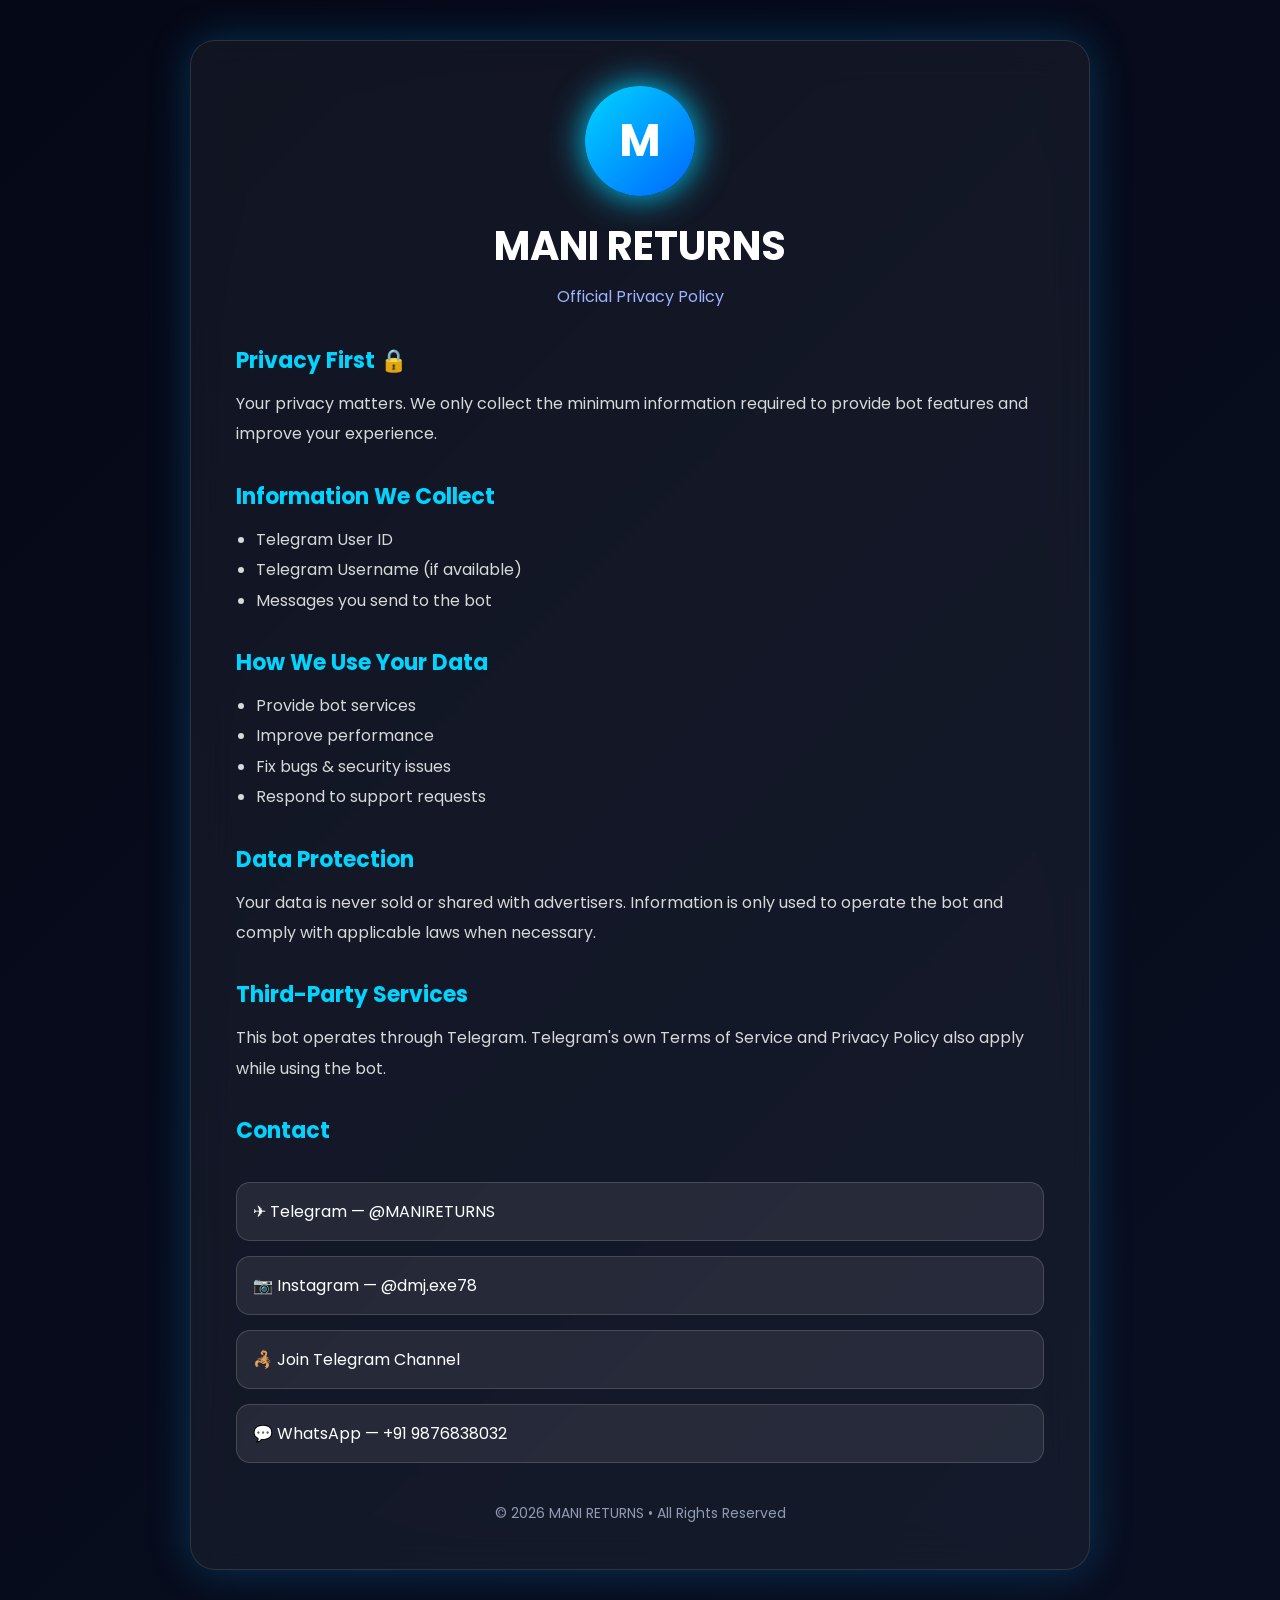
<file: Inndex.html>
<!DOCTYPE html>
<html lang="en">
<head>
<meta charset="UTF-8">
<meta name="viewport" content="width=device-width, initial-scale=1.0">

<title>MANI RETURNS • Privacy Policy</title>

<link href="https://fonts.googleapis.com/css2?family=Poppins:wght@300;400;600;700&display=swap" rel="stylesheet">

<style>

*{
margin:0;
padding:0;
box-sizing:border-box;
font-family:'Poppins',sans-serif;
}

body{
background:linear-gradient(135deg,#050816,#0b1227,#000);
background-size:300% 300%;
animation:bg 10s infinite alternate;
display:flex;
justify-content:center;
padding:40px 15px;
color:#fff;
}

@keyframes bg{
0%{background-position:left;}
100%{background-position:right;}
}

.card{
width:100%;
max-width:900px;
background:rgba(255,255,255,.05);
backdrop-filter:blur(20px);
border:1px solid rgba(255,255,255,.12);
border-radius:25px;
padding:45px;
box-shadow:0 0 40px rgba(0,170,255,.25);
}

.logo{
width:110px;
height:110px;
margin:auto;
border-radius:50%;
background:linear-gradient(135deg,#00d4ff,#0066ff);
display:flex;
align-items:center;
justify-content:center;
font-size:45px;
font-weight:bold;
box-shadow:0 0 35px #00d4ff;
}

h1{
text-align:center;
font-size:40px;
margin-top:20px;
}

.sub{
text-align:center;
color:#9db4ff;
margin-top:8px;
margin-bottom:35px;
}

.section{
margin-top:30px;
}

.section h2{
color:#00d4ff;
margin-bottom:12px;
font-size:22px;
}

.section p,
.section li{
color:#d8d8d8;
line-height:1.9;
}

ul{
padding-left:20px;
}

.contact{
margin-top:35px;
display:grid;
gap:15px;
}

.btn{
display:block;
padding:16px;
border-radius:14px;
background:rgba(255,255,255,.08);
border:1px solid rgba(255,255,255,.15);
text-decoration:none;
color:#fff;
transition:.3s;
}

.btn:hover{
transform:translateY(-4px);
background:#00b7ff;
box-shadow:0 0 20px #00b7ff;
}

.footer{
margin-top:40px;
text-align:center;
color:#8f9bb3;
font-size:14px;
}

</style>

</head>

<body>

<div class="card">

<div class="logo">M</div>

<h1>MANI RETURNS</h1>
<p class="sub">
Official Privacy Policy
</p>

<div class="section">
<h2>Privacy First 🔒</h2>

<p>
Your privacy matters. We only collect the minimum information required to provide bot features and improve your experience.
</p>
</div>

<div class="section">
<h2>Information We Collect</h2>

<ul>
<li>Telegram User ID</li>
<li>Telegram Username (if available)</li>
<li>Messages you send to the bot</li>
</ul>
</div>

<div class="section">
<h2>How We Use Your Data</h2>

<ul>
<li>Provide bot services</li>
<li>Improve performance</li>
<li>Fix bugs & security issues</li>
<li>Respond to support requests</li>
</ul>
</div>

<div class="section">
<h2>Data Protection</h2>

<p>
Your data is never sold or shared with advertisers. Information is only used to operate the bot and comply with applicable laws when necessary.
</p>
</div>

<div class="section">
<h2>Third-Party Services</h2>

<p>
This bot operates through Telegram. Telegram's own Terms of Service and Privacy Policy also apply while using the bot.
</p>
</div>

<div class="section">
<h2>Contact</h2>

<div class="contact">

<a class="btn" href="https://t.me/MANIRETURNS">
✈ Telegram — @MANIRETURNS
</a>

<a class="btn" href="https://instagram.com/dmj.exe78">
📷 Instagram — @dmj.exe78
</a>

<a class="btn" href="https://t.me/+z0_qZBKxh0FmNjI1">
🦂 Join Telegram Channel
</a>

<a class="btn" href="https://wa.me/919876838032">
💬 WhatsApp — +91 9876838032
</a>

</div>
</div>

<div class="footer">

© 2026 MANI RETURNS • All Rights Reserved

</div>

</div>

</body>
</html>
</file>
